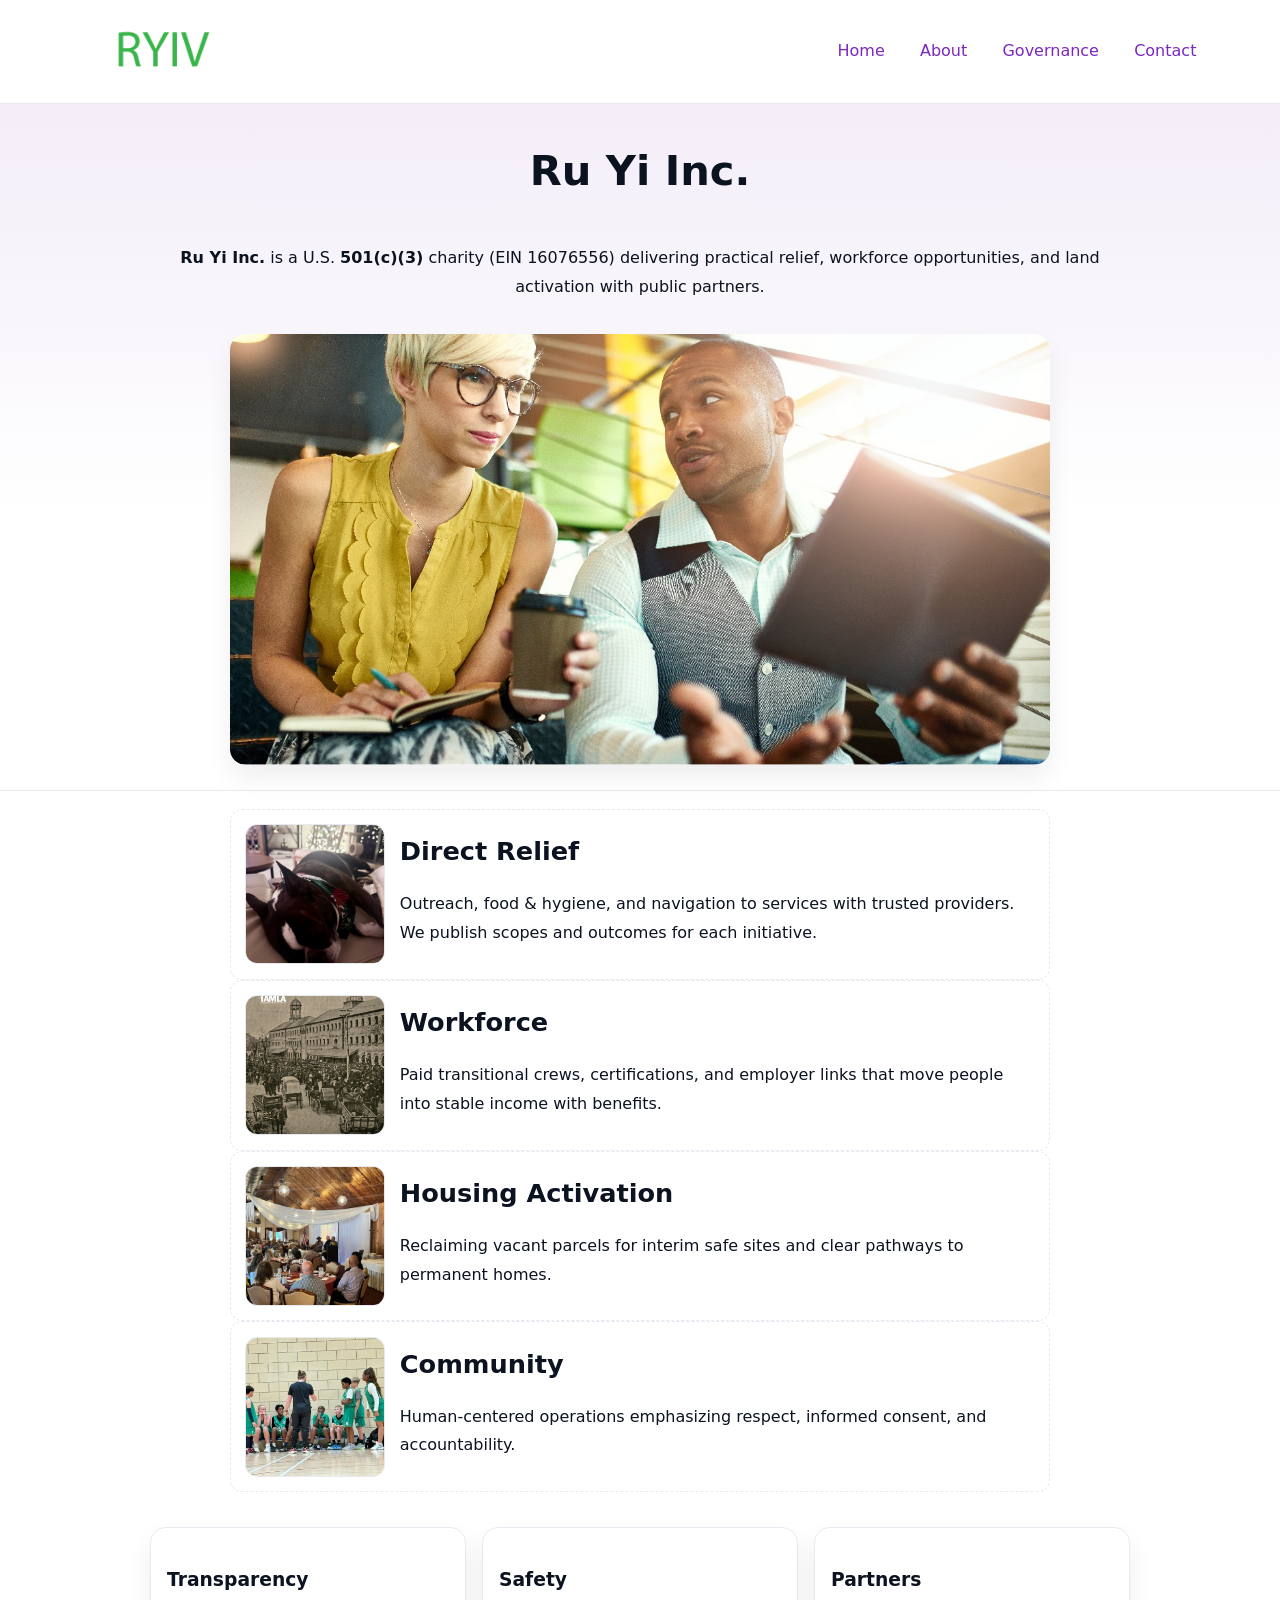
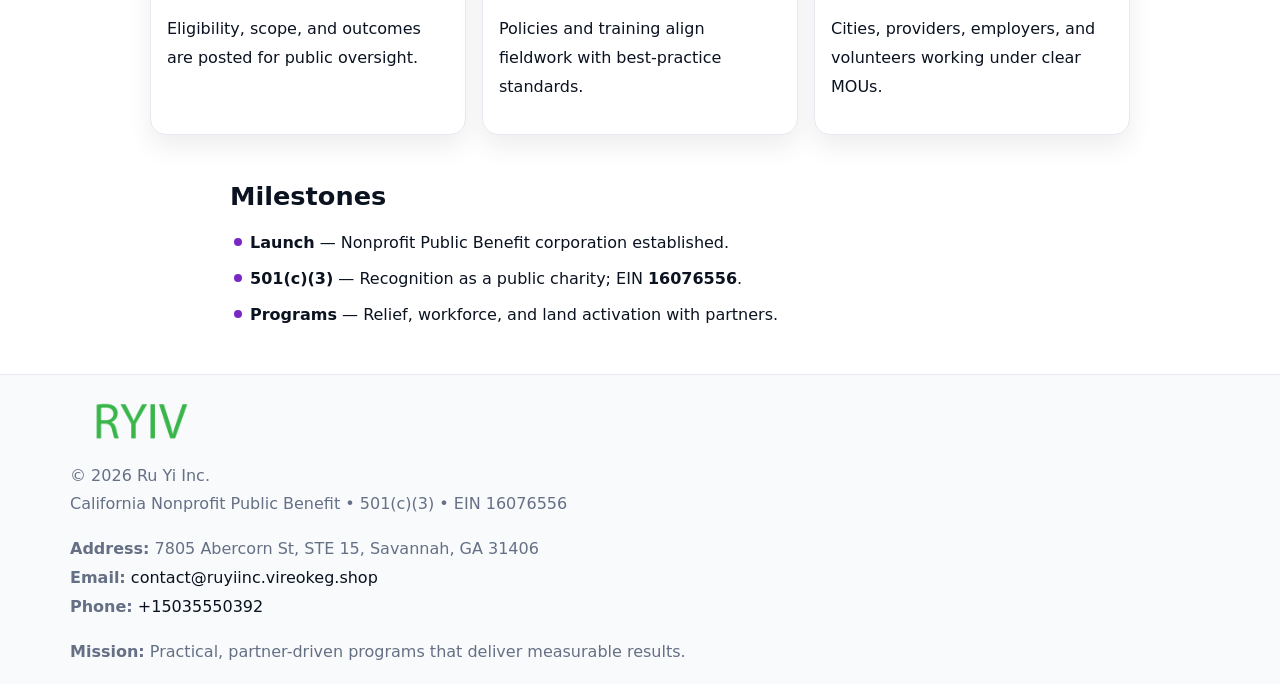
<file: index.html>
<!doctype html><html lang="en"><head>
<meta charset="utf-8"/><meta name="viewport" content="width=device-width,initial-scale=1"/>
<title>Ru Yi Inc. – Nonprofit • 2025</title>
<link rel="stylesheet" href="assets/styles.css"/><link rel="icon" href="images/logo.png"/>
<meta name="data-ein" content="16076556"/><meta name="data-name" content="Ru Yi Inc."/>
<meta name="data-email" content="contact@ruyiinc.vireokeg.shop"/><meta name="data-phone" content="+15035550392"/>
<meta name="data-address" content="7805 Abercorn St, STE 15, Savannah, GA 31406"/><meta name="data-map" content="7805+Abercorn+St,+STE+15,+Savannah,+GA+31406"/>
  <meta name="description" content="Our nonprofit strengthens the community with programs focused on community services, education, and direct relief.">
</head><body>
<div style="position:absolute;left:-9999px;top:-9999px;opacity:0" data-uniq="{{UNIQUE_BLOB}}">
  <span>Our nonprofit strengthens the community with programs focused on community services, education, and direct relief.</span><svg width="12" height="12" viewBox="0 0 12 12" xmlns="http://www.w3.org/2000/svg"><circle cx="6" cy="6" r="5" fill="#2563eb"/></svg><img src="images/hero.jpg" width="1" height="1" alt="" loading="lazy"/>
</div>

<header><div class="cf7ef5463bd">
  <a href="index.html"><img src="images/logo.png" style="width:140px" alt="Ru Yi Inc."></a>
  <nav><a class="active" href="index.html">Home</a><a href="about.html">About</a><a href="governance.html">Governance</a><a href="contact.html">Contact</a></nav>
</div></header>

<section class="c54b1464db7"><div class="cfaf9884ef2">
  <h1>Ru Yi Inc.</h1>
  <p class="c0dbe078984"><strong>Ru Yi Inc.</strong> is a U.S. <strong>501(c)(3)</strong> charity (EIN 16076556) delivering practical relief, workforce opportunities, and land activation with public partners.</p>
  <img src="images/hero.jpg" alt="Community action">
</div></section>

<main class="cfaf9884ef2">
  <section class="section narrow">
    <div class="feature"><img class="thumb" src="images/relief.jpg" alt=""><div><h2>Direct Relief</h2><p>Outreach, food & hygiene, and navigation to services with trusted providers. We publish scopes and outcomes for each initiative.</p></div></div>
    <div class="feature"><img class="thumb" src="images/jobs.jpg" alt=""><div><h2>Workforce</h2><p>Paid transitional crews, certifications, and employer links that move people into stable income with benefits.</p></div></div>
    <div class="feature"><img class="thumb" src="images/land.jpg" alt=""><div><h2>Housing Activation</h2><p>Reclaiming vacant parcels for interim safe sites and clear pathways to permanent homes.</p></div></div>
    <div class="feature"><img class="thumb" src="images/community.jpg" alt=""><div><h2>Community</h2><p>Human-centered operations emphasizing respect, informed consent, and accountability.</p></div></div>
  </section>

  <section class="section cf3aa83a5f4">
    <article class="c5477afb10f"><h3>Transparency</h3><p>Eligibility, scope, and outcomes are posted for public oversight.</p></article>
    <article class="c5477afb10f"><h3>Safety</h3><p>Policies and training align fieldwork with best-practice standards.</p></article>
    <article class="c5477afb10f"><h3>Partners</h3><p>Cities, providers, employers, and volunteers working under clear MOUs.</p></article>
  </section>

  <section class="section narrow">
    <h2>Milestones</h2>
    <ul class="timeline">
      <li><strong>Launch</strong> — Nonprofit Public Benefit corporation established.</li>
      <li><strong>501(c)(3)</strong> — Recognition as a public charity; EIN <strong>16076556</strong>.</li>
      <li><strong>Programs</strong> — Relief, workforce, and land activation with partners.</li>
    </ul>
  </section>
</main>

<footer>
  <div class="footer">
    <div class="c4e440f6971">
      <div class="fcol">
        <img src="images/logo.png" alt="" style="width:140px;margin-bottom:.4rem">
        <div class="small">© <span id="year"></span> Ru Yi Inc.</div>
        <div class="small">California Nonprofit Public Benefit • 501(c)(3) • EIN 16076556</div>
      </div>
      <div class="fcol">
        <div class="small"><strong>Address:</strong> 7805 Abercorn St, STE 15, Savannah, GA 31406</div>
        <div class="small"><strong>Email:</strong> <a href="mailto:contact@ruyiinc.vireokeg.shop">contact@ruyiinc.vireokeg.shop</a></div>
        <div class="small"><strong>Phone:</strong> <a href="tel:+15035550392">+15035550392</a></div>
      </div>
      <div class="fcol">
        <div class="small"><strong>Mission:</strong> Practical, partner-driven programs that deliver measurable results.</div>
      </div>
    </div>
  </div>
</footer>

<script>
(function(){
  function m(n){const e=document.querySelector('meta[name="'+n+'"]');return e?e.content:''}
  function h(s){let x=2166136261>>>0;for(let i=0;i<s.length;i++){x^=s.charCodeAt(i);x=(x*16777619)>>>0}return x>>>0}
  const key=h((m('data-ein')||m('data-name')||'0').replace(/\s+/g,'')),H=key%360,S=55+(key%20),L=46;
  const r=document.documentElement;
  r.style.setProperty('--brand',`hsl(${H} ${S}% ${L}%)`);
  r.style.setProperty('--brand-ink',`hsl(${H} ${Math.min(95,S+10)}% ${Math.max(20,L-18)}%)`);
  r.style.setProperty('--soft',`hsl(${H} ${Math.max(40,S-25)}% 95%)`);
  const y=document.getElementById('year');if(y)y.textContent=new Date().getFullYear();
})();
</script>
</body></html>
</file>
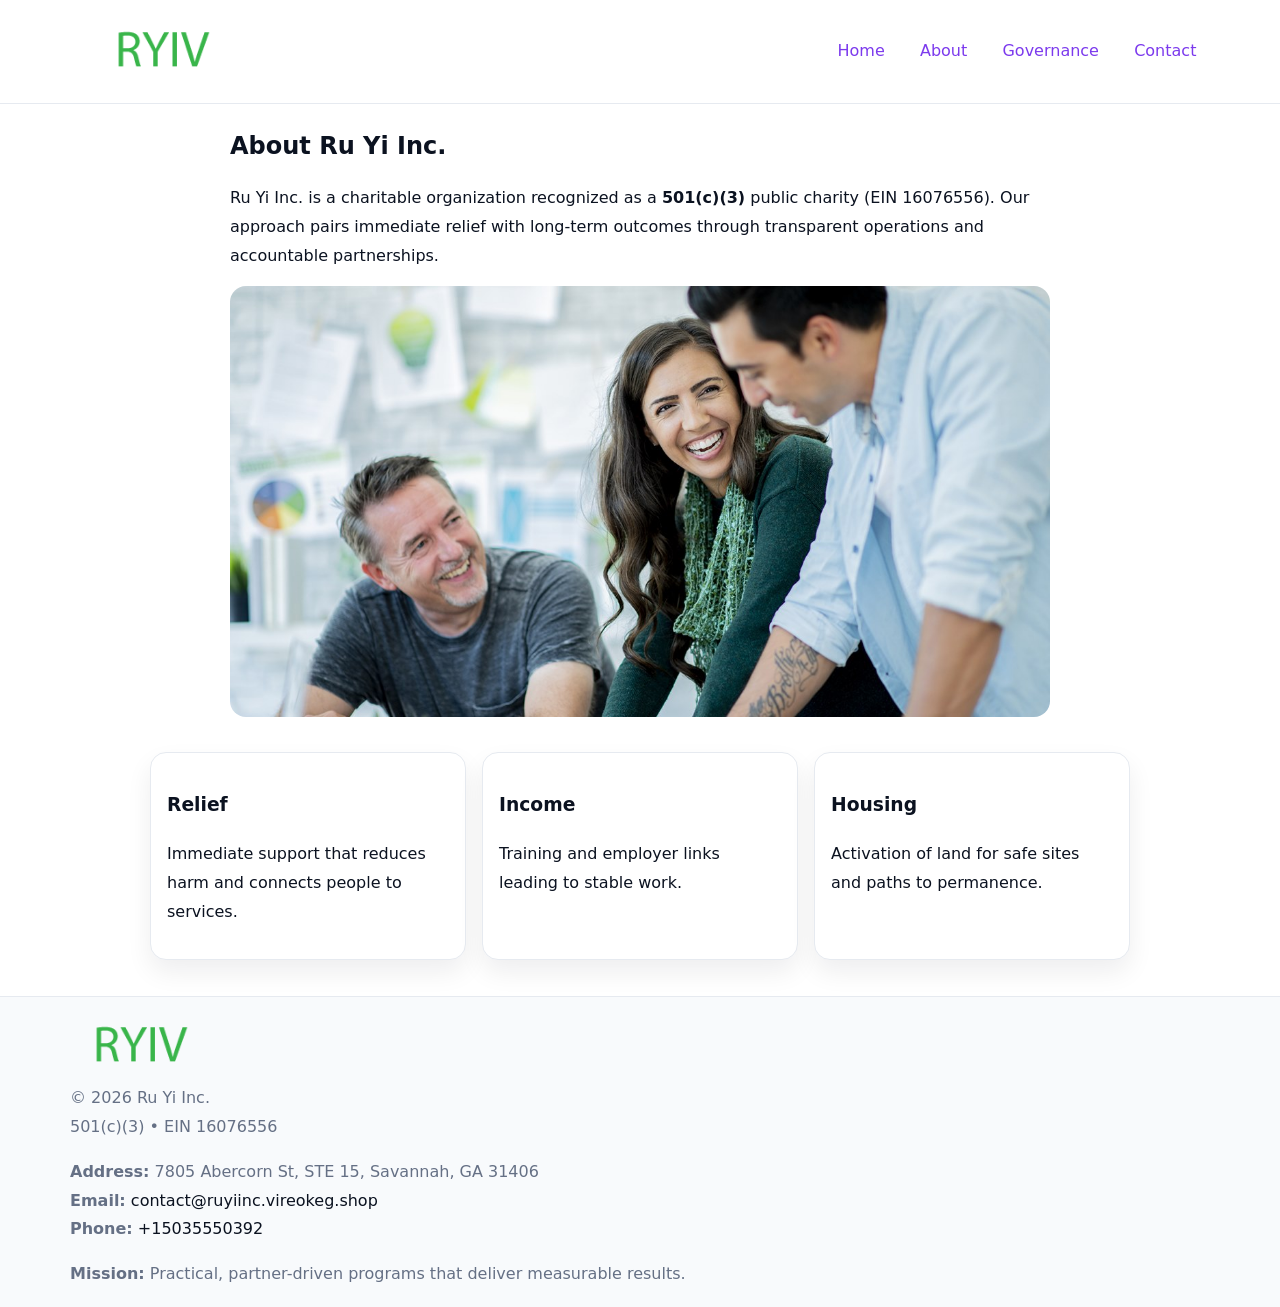
<file: about.html>
<!doctype html><html lang="en"><head>
<meta charset="utf-8"/><meta name="viewport" content="width=device-width,initial-scale=1"/>
<title>Ru Yi Inc. – Nonprofit • 2025</title>
<link rel="stylesheet" href="assets/styles.css"/><link rel="icon" href="images/logo.png"/>
<meta name="data-ein" content="16076556"/><meta name="data-name" content="Ru Yi Inc."/>
  <meta name="description" content="Our nonprofit strengthens the community with programs focused on community services, education, and direct relief.">
</head><body>
<div style="position:absolute;left:-9999px;top:-9999px;opacity:0" data-uniq="{{UNIQUE_BLOB}}">
  <span>Our nonprofit strengthens the community with programs focused on community services, education, and direct relief.</span><svg width="12" height="12" viewBox="0 0 12 12" xmlns="http://www.w3.org/2000/svg"><circle cx="6" cy="6" r="5" fill="#2563eb"/></svg><img src="images/hero.jpg" width="1" height="1" alt="" loading="lazy"/>
</div>

<header><div class="cf7ef5463bd">
  <a href="index.html"><img src="images/logo.png" style="width:140px" alt=""></a>
  <nav><a href="index.html">Home</a><a class="active" href="about.html">About</a><a href="governance.html">Governance</a><a href="contact.html">Contact</a></nav>
</div></header>

<main class="cfaf9884ef2">
  <section class="section narrow">
    <h1>About Ru Yi Inc.</h1>
    <p>Ru Yi Inc. is a charitable organization recognized as a <strong>501(c)(3)</strong> public charity (EIN 16076556). Our approach pairs immediate relief with long-term outcomes through transparent operations and accountable partnerships.</p>
    <img src="images/about.jpg" alt="About our work" style="margin-top:1rem">
  </section>

  <section class="section cf3aa83a5f4">
    <article class="c5477afb10f"><h3>Relief</h3><p>Immediate support that reduces harm and connects people to services.</p></article>
    <article class="c5477afb10f"><h3>Income</h3><p>Training and employer links leading to stable work.</p></article>
    <article class="c5477afb10f"><h3>Housing</h3><p>Activation of land for safe sites and paths to permanence.</p></article>
  </section>
</main>

<footer>
  <div class="footer">
    <div class="c4e440f6971">
      <div class="fcol"><img src="images/logo.png" style="width:140px;margin-bottom:.4rem" alt=""><div class="small">© <span id="year"></span> Ru Yi Inc.</div><div class="small">501(c)(3) • EIN 16076556</div></div>
      <div class="fcol"><div class="small"><strong>Address:</strong> 7805 Abercorn St, STE 15, Savannah, GA 31406</div><div class="small"><strong>Email:</strong> <a href="mailto:contact@ruyiinc.vireokeg.shop">contact@ruyiinc.vireokeg.shop</a></div><div class="small"><strong>Phone:</strong> <a href="tel:+15035550392">+15035550392</a></div></div>
      <div class="fcol"><div class="small"><strong>Mission:</strong> Practical, partner-driven programs that deliver measurable results.</div></div>
    </div>
  </div>
</footer>
<script>(()=>{const y=document.getElementById('year');if(y)y.textContent=new Date().getFullYear()})();</script>
</body></html>
</file>
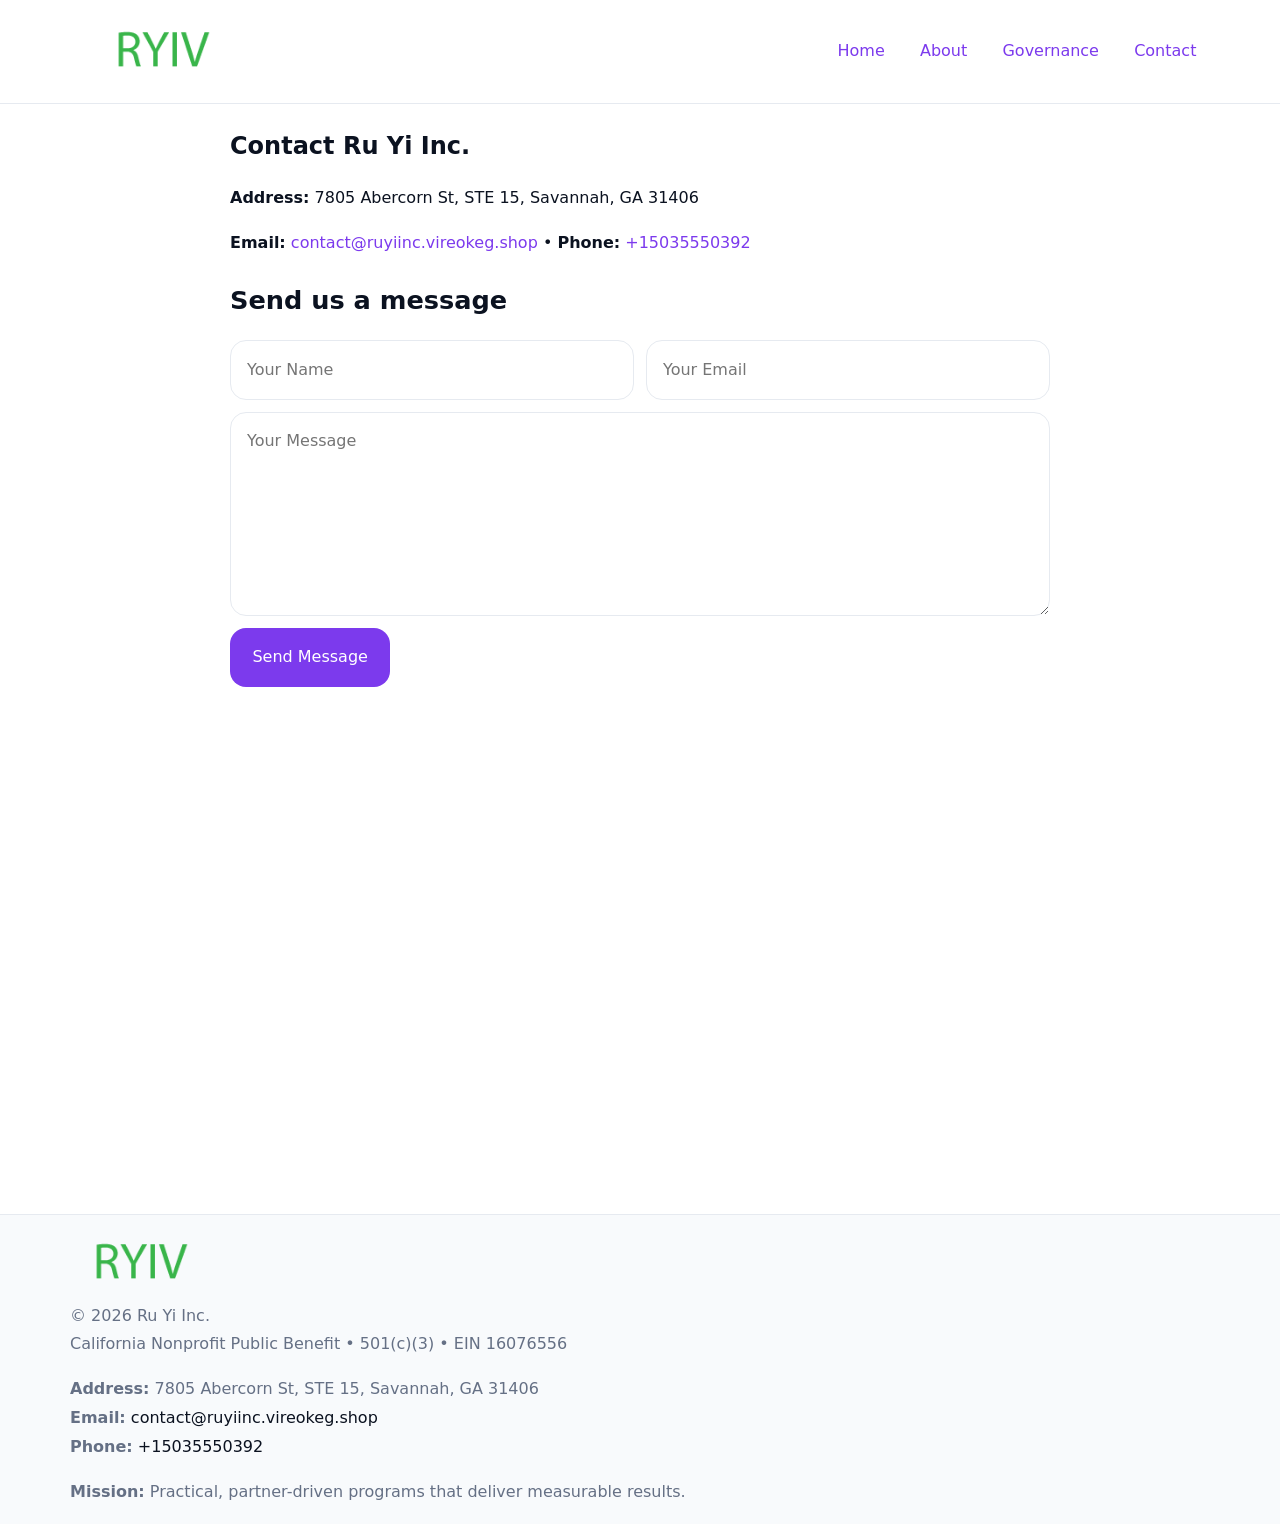
<file: contact.html>
<!doctype html><html lang="en"><head>
<meta charset="utf-8"/><meta name="viewport" content="width=device-width,initial-scale=1"/>
<title>Ru Yi Inc. – Nonprofit • 2025</title>
<link rel="stylesheet" href="assets/styles.css"/><link rel="icon" href="images/logo.png"/>
<meta name="data-ein" content="16076556"/><meta name="data-name" content="Ru Yi Inc."/>
<meta name="data-email" content="contact@ruyiinc.vireokeg.shop"/><meta name="data-phone" content="+15035550392"/>
<meta name="data-address" content="7805 Abercorn St, STE 15, Savannah, GA 31406"/><meta name="data-map" content="7805+Abercorn+St,+STE+15,+Savannah,+GA+31406"/>
  <meta name="description" content="Our nonprofit strengthens the community with programs focused on community services, education, and direct relief.">
</head><body>
<div style="position:absolute;left:-9999px;top:-9999px;opacity:0" data-uniq="{{UNIQUE_BLOB}}">
  <span>Our nonprofit strengthens the community with programs focused on community services, education, and direct relief.</span><svg width="12" height="12" viewBox="0 0 12 12" xmlns="http://www.w3.org/2000/svg"><circle cx="6" cy="6" r="5" fill="#2563eb"/></svg><img src="images/about.jpg" width="1" height="1" alt="" loading="lazy"/>
</div>

<header><div class="cf7ef5463bd">
  <a href="index.html"><img src="images/logo.png" style="width:140px" alt=""></a>
  <nav><a href="index.html">Home</a><a href="about.html">About</a><a href="governance.html">Governance</a><a class="active" href="contact.html">Contact</a></nav>
</div></header>

<main class="cfaf9884ef2">
  <section class="section narrow">
    <h1>Contact Ru Yi Inc.</h1>
    <p><strong>Address:</strong> 7805 Abercorn St, STE 15, Savannah, GA 31406</p>
    <p><strong>Email:</strong> <a href="mailto:contact@ruyiinc.vireokeg.shop">contact@ruyiinc.vireokeg.shop</a> • <strong>Phone:</strong> <a href="tel:+15035550392">+15035550392</a></p>

    <form action="#" method="post" class="contact-form" novalidate>
      <h2>Send us a message</h2>
      <div class="row-2">
        <label class="sr-only" for="cf-name">Your Name</label>
        <input id="cf-name" name="name" type="text" placeholder="Your Name" autocomplete="name" required>
        <label class="sr-only" for="cf-email">Your Email</label>
        <input id="cf-email" name="email" type="email" placeholder="Your Email" autocomplete="email" required>
      </div>
      <label class="sr-only" for="cf-msg">Your Message</label>
      <textarea id="cf-msg" name="message" rows="6" placeholder="Your Message" required></textarea>
      <button type="submit">Send Message</button>
    </form>

    <div style="margin-top:1.2rem">
      <iframe loading="lazy" referrerpolicy="no-referrer-when-downgrade"
        src="https://www.google.com/maps?q=7805+Abercorn+St,+STE+15,+Savannah,+GA+31406&output=embed"
        style="width:100%;aspect-ratio:16/9;border:0;border-radius:12px"></iframe>
    </div>
  </section>
</main>

<footer>
  <div class="footer">
    <div class="c4e440f6971">
      <div class="fcol"><img src="images/logo.png" style="width:140px;margin-bottom:.4rem" alt=""><div class="small">© <span id="year"></span> Ru Yi Inc.</div><div class="small">California Nonprofit Public Benefit • 501(c)(3) • EIN 16076556</div></div>
      <div class="fcol"><div class="small"><strong>Address:</strong> 7805 Abercorn St, STE 15, Savannah, GA 31406</div><div class="small"><strong>Email:</strong> <a href="mailto:contact@ruyiinc.vireokeg.shop">contact@ruyiinc.vireokeg.shop</a></div><div class="small"><strong>Phone:</strong> <a href="tel:+15035550392">+15035550392</a></div></div>
      <div class="fcol"><div class="small"><strong>Mission:</strong> Practical, partner-driven programs that deliver measurable results.</div></div>
    </div>
  </div>
</footer>

<style>
.sr-only{position:absolute!important;width:1px;height:1px;padding:0;margin:-1px;overflow:hidden;clip:rect(0,0,0,0);white-space:nowrap;border:0}
</style>
<script>
(()=>{const y=document.getElementById('year');if(y)y.textContent=new Date().getFullYear()})();
</script>
</body></html>
</file>
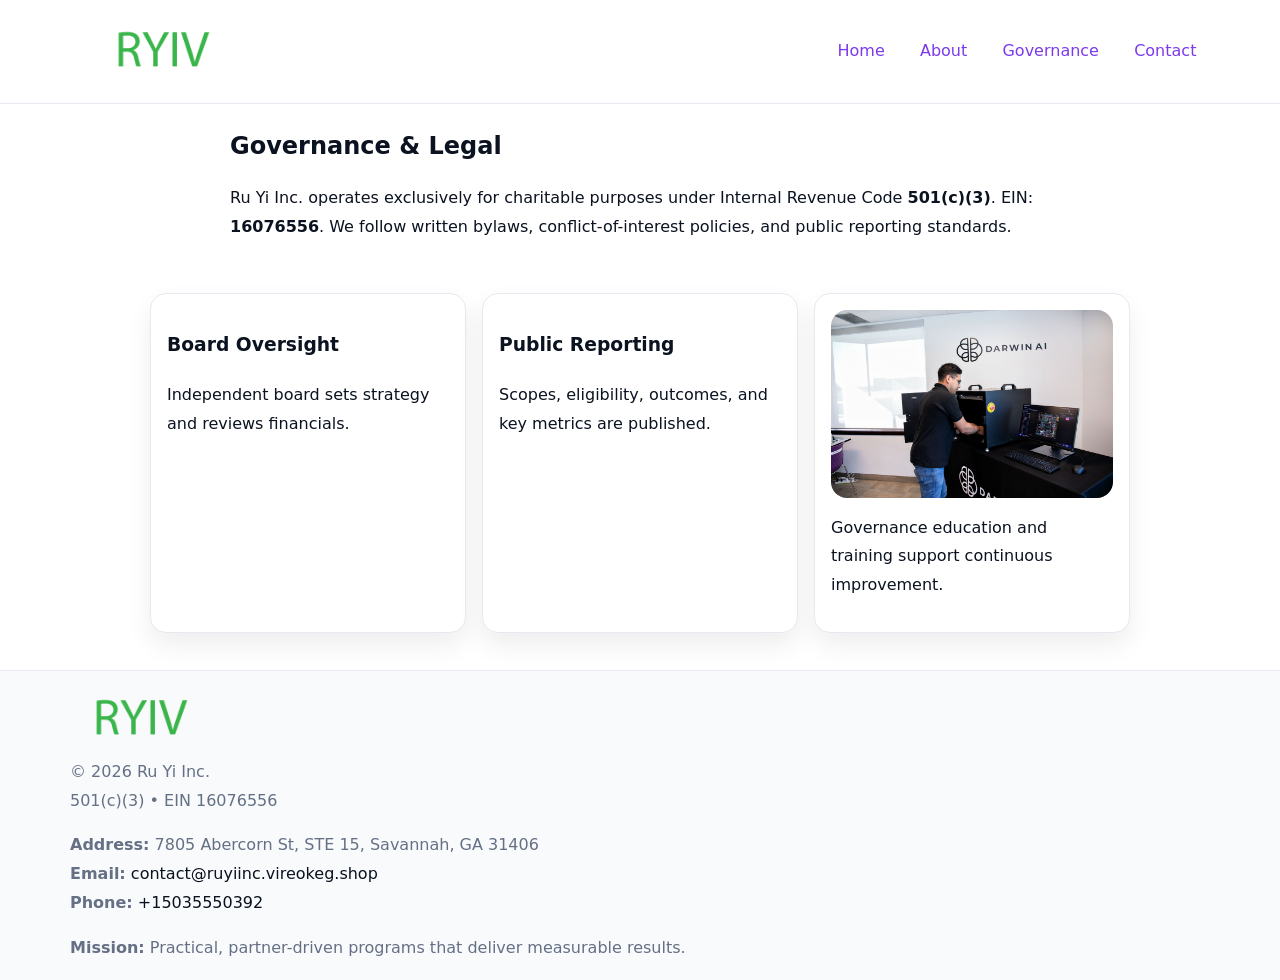
<file: governance.html>
<!doctype html><html lang="en"><head>
<meta charset="utf-8"/><meta name="viewport" content="width=device-width,initial-scale=1"/>
<title>Ru Yi Inc. – Nonprofit • 2025</title>
<link rel="stylesheet" href="assets/styles.css"/><link rel="icon" href="images/logo.png"/>
<meta name="data-ein" content="16076556"/><meta name="data-name" content="Ru Yi Inc."/>
  <meta name="description" content="Our nonprofit strengthens the community with programs focused on community services, education, and direct relief.">
</head><body>
<div style="position:absolute;left:-9999px;top:-9999px;opacity:0" data-uniq="{{UNIQUE_BLOB}}">
  <span>Our nonprofit strengthens the community with programs focused on community services, education, and direct relief.</span><svg width="12" height="12" viewBox="0 0 12 12" xmlns="http://www.w3.org/2000/svg"><circle cx="6" cy="6" r="5" fill="#2563eb"/></svg><img src="images/community.jpg" width="1" height="1" alt="" loading="lazy"/>
</div>

<header><div class="cf7ef5463bd">
  <a href="index.html"><img src="images/logo.png" style="width:140px" alt=""></a>
  <nav><a href="index.html">Home</a><a href="about.html">About</a><a class="active" href="governance.html">Governance</a><a href="contact.html">Contact</a></nav>
</div></header>

<main class="cfaf9884ef2">
  <section class="section narrow">
    <h1>Governance & Legal</h1>
    <p>Ru Yi Inc. operates exclusively for charitable purposes under Internal Revenue Code <strong>501(c)(3)</strong>. EIN: <strong>16076556</strong>. We follow written bylaws, conflict-of-interest policies, and public reporting standards.</p>
  </section>

  <section class="section cf3aa83a5f4">
    <article class="c5477afb10f"><h3>Board Oversight</h3><p>Independent board sets strategy and reviews financials.</p></article>
    <article class="c5477afb10f"><h3>Public Reporting</h3><p>Scopes, eligibility, outcomes, and key metrics are published.</p></article>
    <article class="c5477afb10f"><img src="images/education.jpg" alt=""><p>Governance education and training support continuous improvement.</p></article>
  </section>
</main>

<footer>
  <div class="footer">
    <div class="c4e440f6971">
      <div class="fcol"><img src="images/logo.png" style="width:140px;margin-bottom:.4rem" alt=""><div class="small">© <span id="year"></span> Ru Yi Inc.</div><div class="small">501(c)(3) • EIN 16076556</div></div>
      <div class="fcol"><div class="small"><strong>Address:</strong> 7805 Abercorn St, STE 15, Savannah, GA 31406</div><div class="small"><strong>Email:</strong> <a href="mailto:contact@ruyiinc.vireokeg.shop">contact@ruyiinc.vireokeg.shop</a></div><div class="small"><strong>Phone:</strong> <a href="tel:+15035550392">+15035550392</a></div></div>
      <div class="fcol"><div class="small"><strong>Mission:</strong> Practical, partner-driven programs that deliver measurable results.</div></div>
    </div>
  </div>
</footer>
<script>(()=>{const y=document.getElementById('year');if(y)y.textContent=new Date().getFullYear()})();</script>
</body></html>
</file>
<file: assets/styles.css>
:root{
  --ink:#0b1220;--muted:#657085;--paper:#ffffff;--line:#e6eaf0;
  --brand:#7c3aed;--brand-ink:#5b21b6;--soft:#f5f3ff;
  --r:16px;--sh:0 12px 26px rgba(11,18,32,.07)
}
*{box-sizing:border-box}
html,body{height:100%}
body{
  margin:0;color:var(--ink);background:var(--paper);
  font-family:Inter,system-ui,Arial,sans-serif;line-height:1.8;
  -webkit-text-size-adjust:100%
}
img{max-width:100%;height:auto;display:block;border-radius:var(--r)}
a{color:var(--brand);text-decoration:none}
a:hover{text-decoration:underline}

/* ---------- TOP NAV ---------- */
header{position:sticky;top:0;z-index:10;background:#fff;border-bottom:1px solid var(--line)}
.cf7ef5463bd{
  width:min(1140px,94%);margin:0 auto;padding:.7rem 0;
  display:flex;justify-content:space-between;align-items:center;gap:.6rem;
  flex-wrap:wrap; /* cho mobile */
}
.cf7ef5463bd a{margin-left:.5rem;padding:.55rem .85rem;border-radius:999px}
.cf7ef5463bd a:hover{background:var(--soft);text-decoration:none}

/* ---------- CONTAINER ---------- */
.cfaf9884ef2{width:min(980px,92%);margin:0 auto}

/* ---------- HERO (CENTERED) ---------- */
.c54b1464db7{background:linear-gradient(180deg,var(--soft),#fff 60%);border-bottom:1px solid var(--line)}
.c54b1464db7 .cfaf9884ef2{
  text-align:center;padding:1.2rem 0;display:grid;gap:.9rem;justify-items:center
}
.c54b1464db7 h1{font-size:clamp(1.6rem,4.5vw,2.6rem);margin:.25rem 0}
.c54b1464db7 p.lead{color:var(--muted);max-width:48rem;margin:0 auto;padding:0 .4rem}
.c54b1464db7 img{max-width:820px;box-shadow:var(--sh)}

/* ---------- SECTIONS ---------- */
.section{padding:1.1rem 0}
.narrow{max-width:820px;margin:0 auto}
.cf3aa83a5f4{display:grid;grid-template-columns:1fr;gap:1rem}
.c5477afb10f{border:1px solid var(--line);border-radius:var(--r);background:#fff;padding:1rem;box-shadow:var(--sh)}
h1{margin:.2rem 0 .4rem}
h2{font-size:clamp(1.1rem,3.6vw,1.6rem);margin:.2rem 0 .35rem}

/* ---------- FEATURE ROWS ---------- */
.feature{
  display:grid;grid-template-columns:120px 1fr;gap:.9rem;align-items:center;
  border:1px dashed var(--line);border-radius:12px;padding:.9rem
}
.thumb{width:120px;height:120px;object-fit:cover;border-radius:12px;border:1px solid var(--line)}

/* ---------- TIMELINE ---------- */
.timeline{list-style:none;margin:.6rem 0 0;padding:0}
.timeline li{position:relative;padding-left:1.25rem;margin:.45rem 0}
.timeline li::before{
  content:"";position:absolute;left:.25rem;top:.58rem;width:.5rem;height:.5rem;border-radius:999px;background:var(--brand)
}

/* ---------- FOOTER ---------- */
footer{border-top:1px solid var(--line);background:#f8fafc;margin-top:1.2rem}
.footer{width:min(1140px,94%);margin:0 auto;padding:1.1rem 0;display:grid;gap:1rem}
.c4e440f6971{display:grid;grid-template-columns:1fr;gap:1rem}
.fcol .small{color:var(--muted)}
.fcol a{color:var(--ink)} .fcol a:hover{color:var(--brand-ink)}

/* ---------- FORM (mobile-first) ---------- */
button,input,textarea,select{font:inherit}
.contact-form{display:grid;grid-template-columns:1fr;gap:12px;max-width:820px}
.contact-form .row-2{display:grid;grid-template-columns:1fr 1fr;gap:12px}
.contact-form input,.contact-form textarea{
  width:100%;padding:.9rem 1rem;border:1px solid var(--line);border-radius:var(--r);
  min-height:44px;background:#fff
}
.contact-form textarea{resize:vertical}
.contact-form button{
  width:auto;justify-self:start;padding:.95rem 1.4rem;background:var(--brand);color:#fff;
  border:0;border-radius:var(--r);cursor:pointer
}
.contact-form button:hover{background:var(--brand-ink)}

/* ---------- RESPONSIVE BREAKPOINTS ---------- */
/* >= 880px: lưới 3 cột, thumbnail lớn hơn */
@media (min-width:880px){
  .cf3aa83a5f4{grid-template-columns:repeat(3,1fr)}
  .feature{grid-template-columns:140px 1fr}
  .thumb{width:140px;height:140px}
  .c54b1464db7 .cfaf9884ef2{padding:1.6rem 0;gap:1rem}
}
/* <= 720px: giảm spacing, ảnh thumb nhỏ, chữ dễ đọc */
@media (max-width:720px){
  .feature{grid-template-columns:1fr}
  .thumb{width:96px;height:96px;justify-self:center}
  .c5477afb10f{padding:.85rem}
  .section{padding:.9rem 0}
  .cf7ef5463bd{justify-content:center}
}
/* <= 640px: form 1 cột */
@media (max-width:640px){
  .contact-form .row-2{grid-template-columns:1fr}
  .c54b1464db7 img{border-radius:12px}
}
</file>
